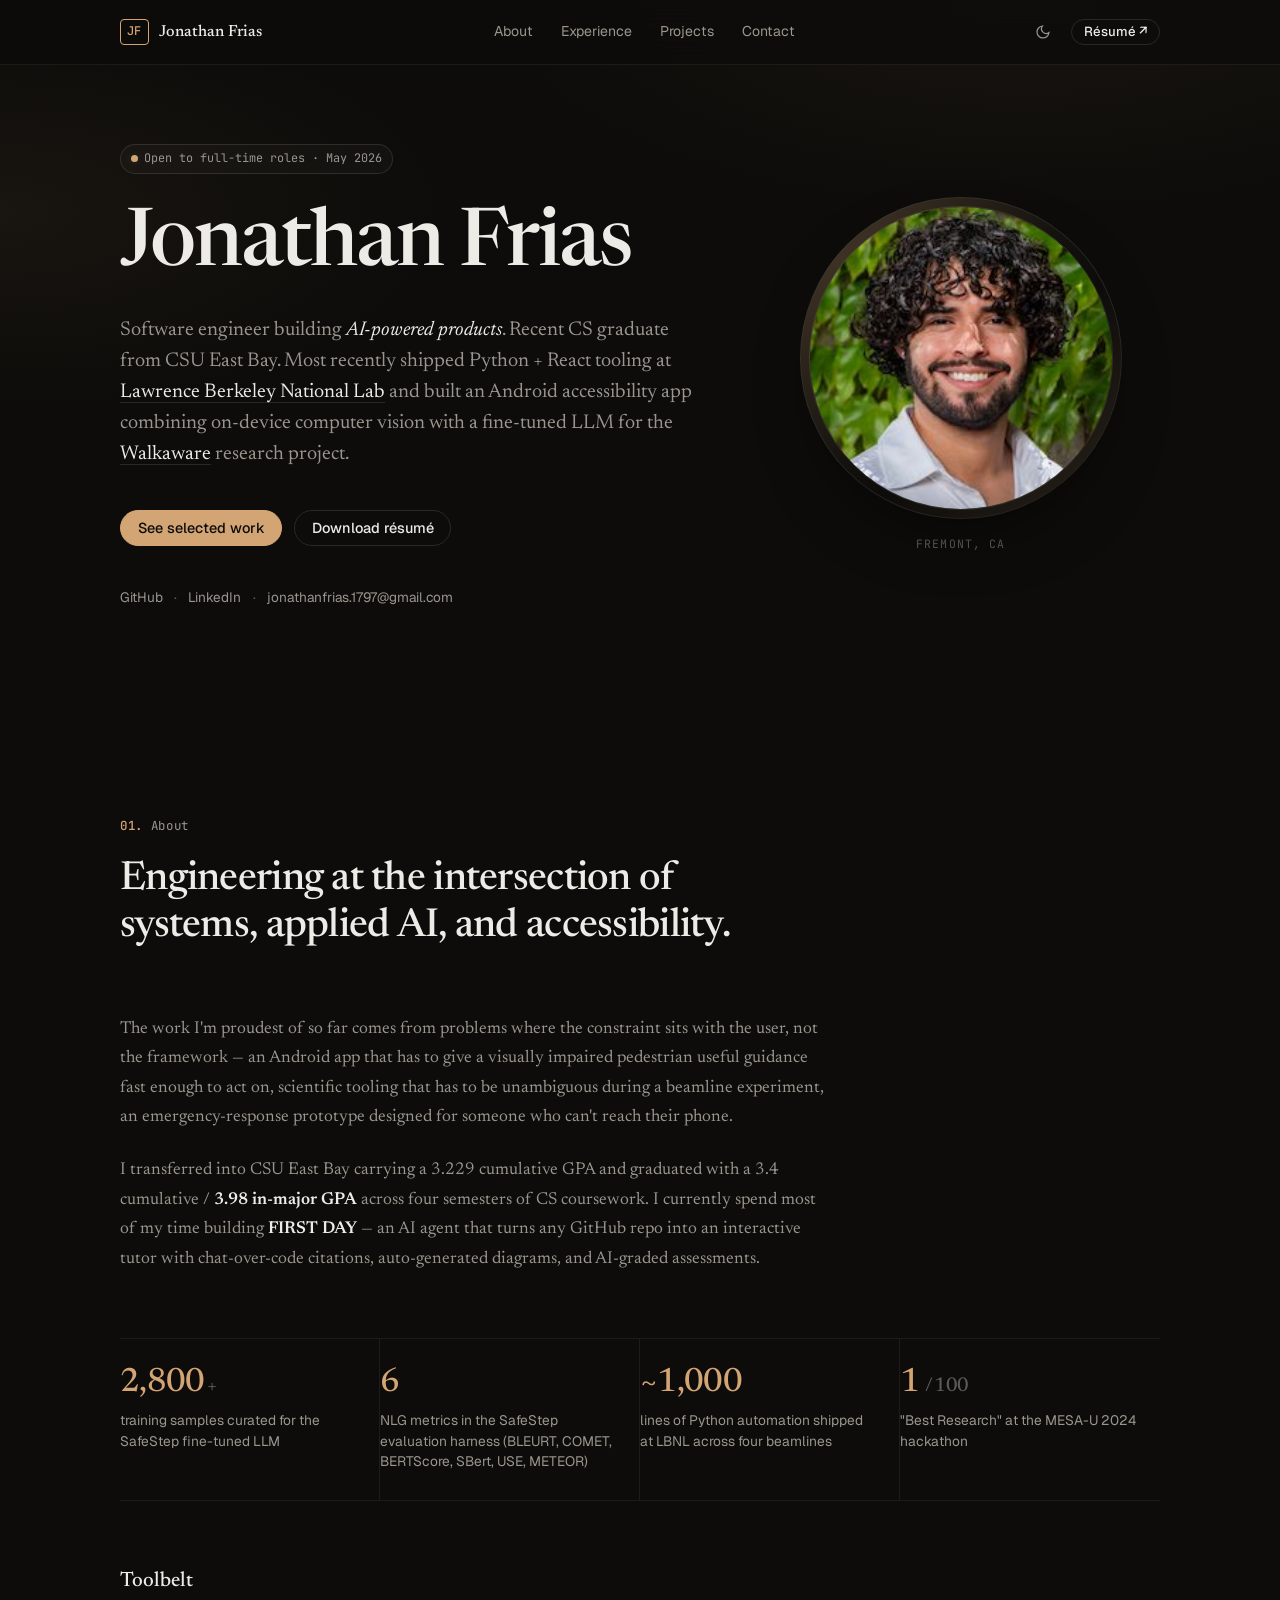
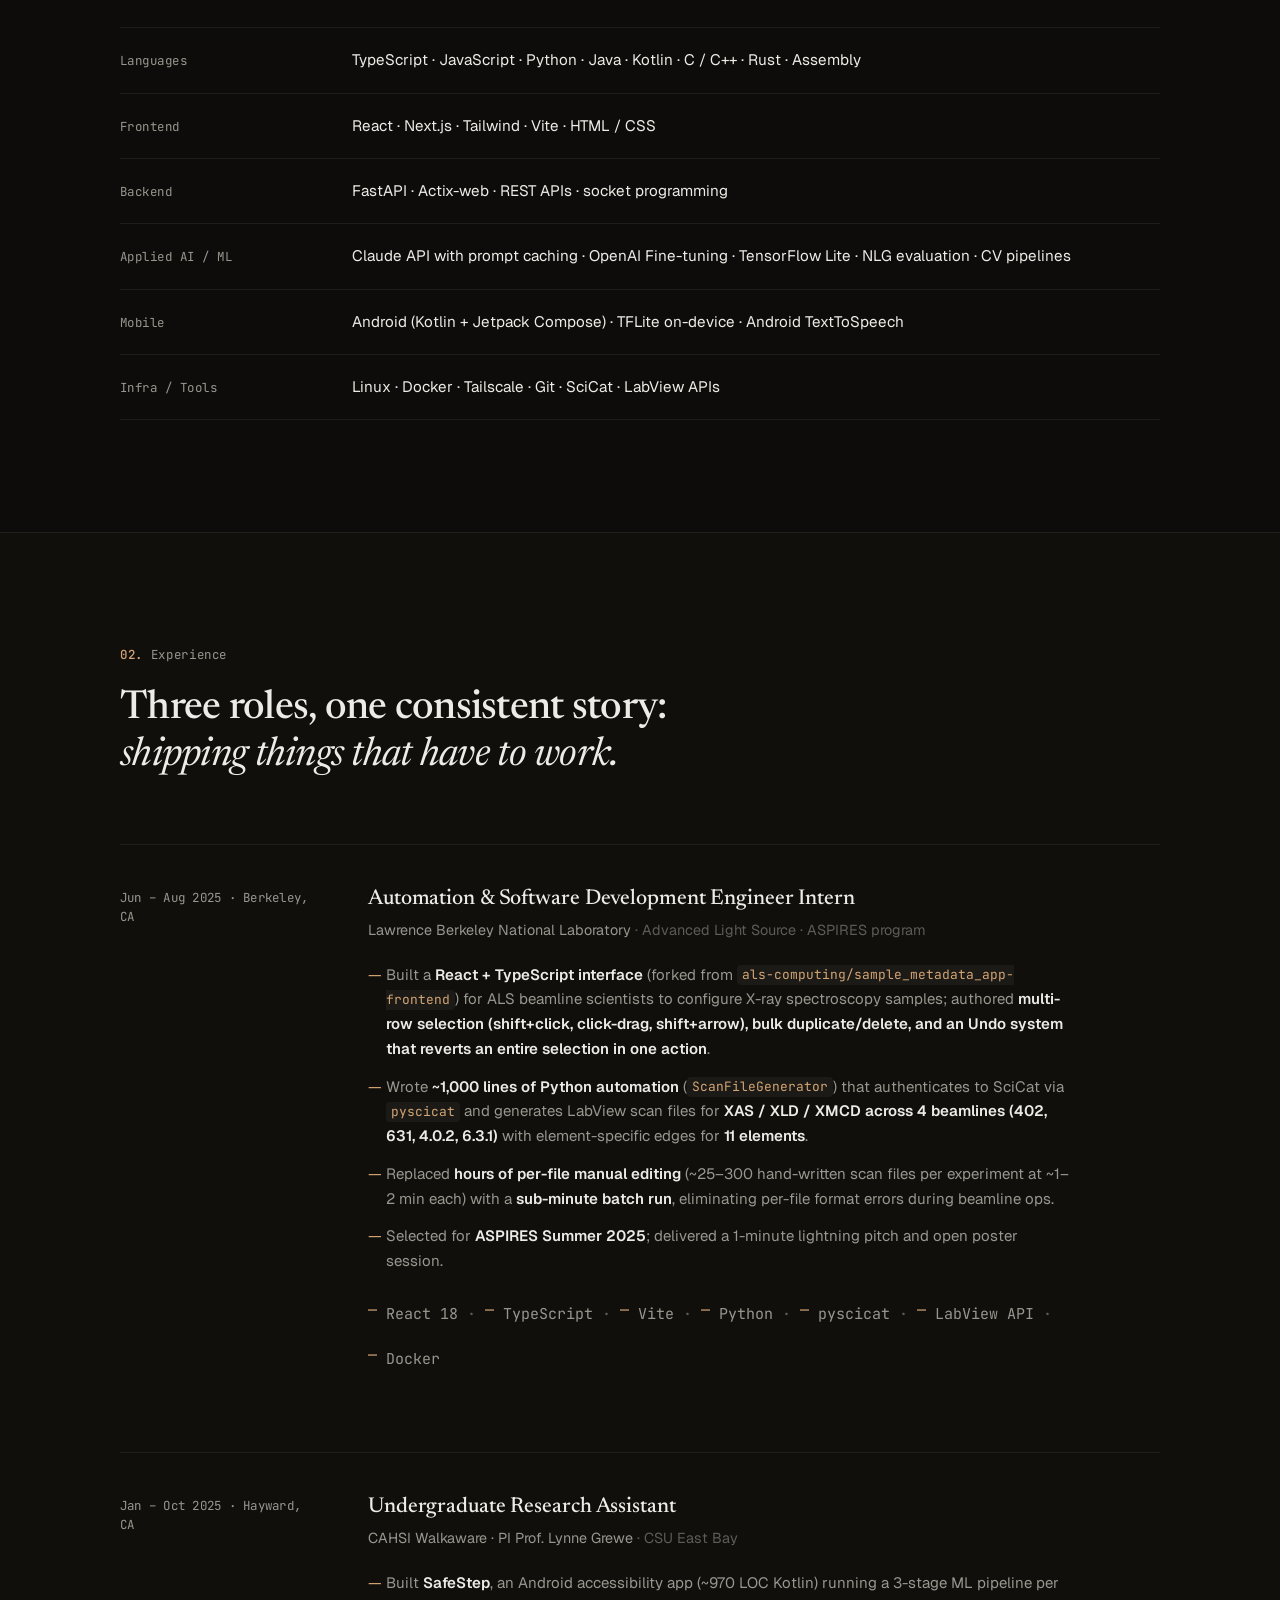
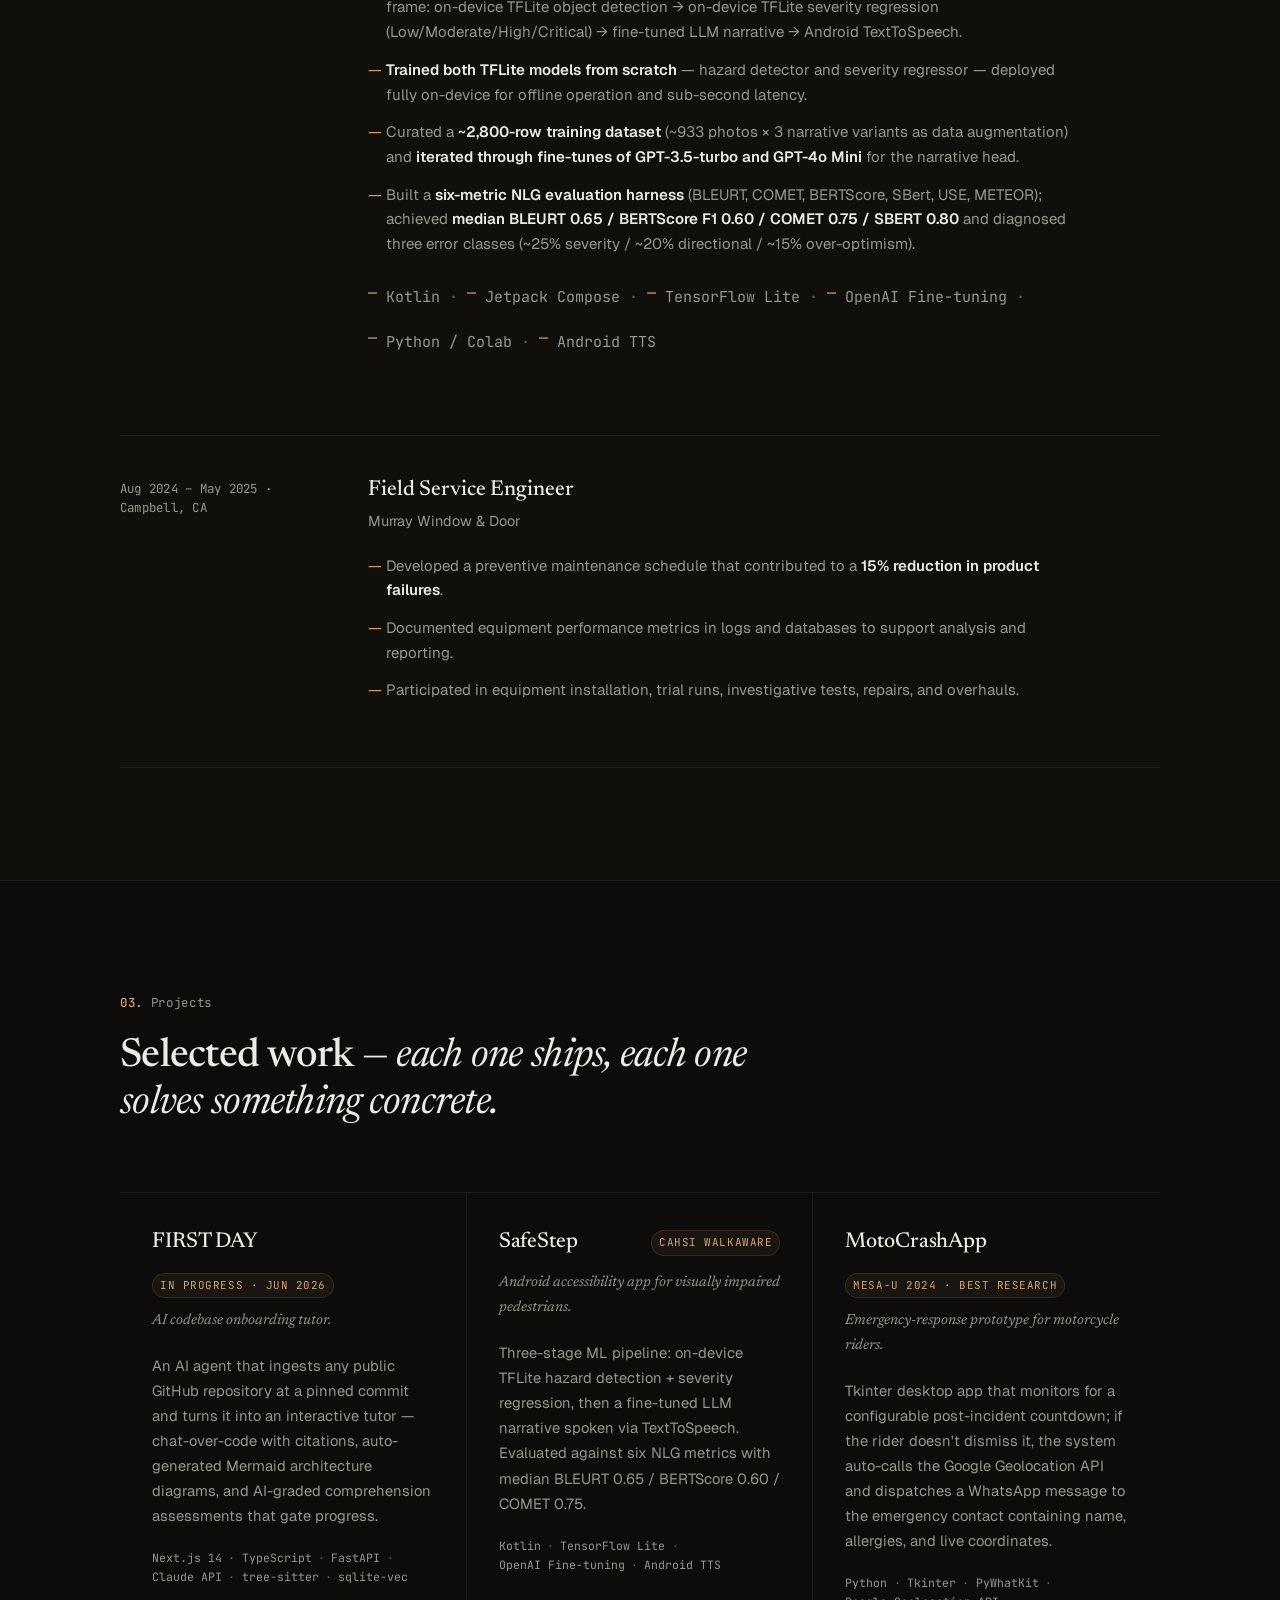
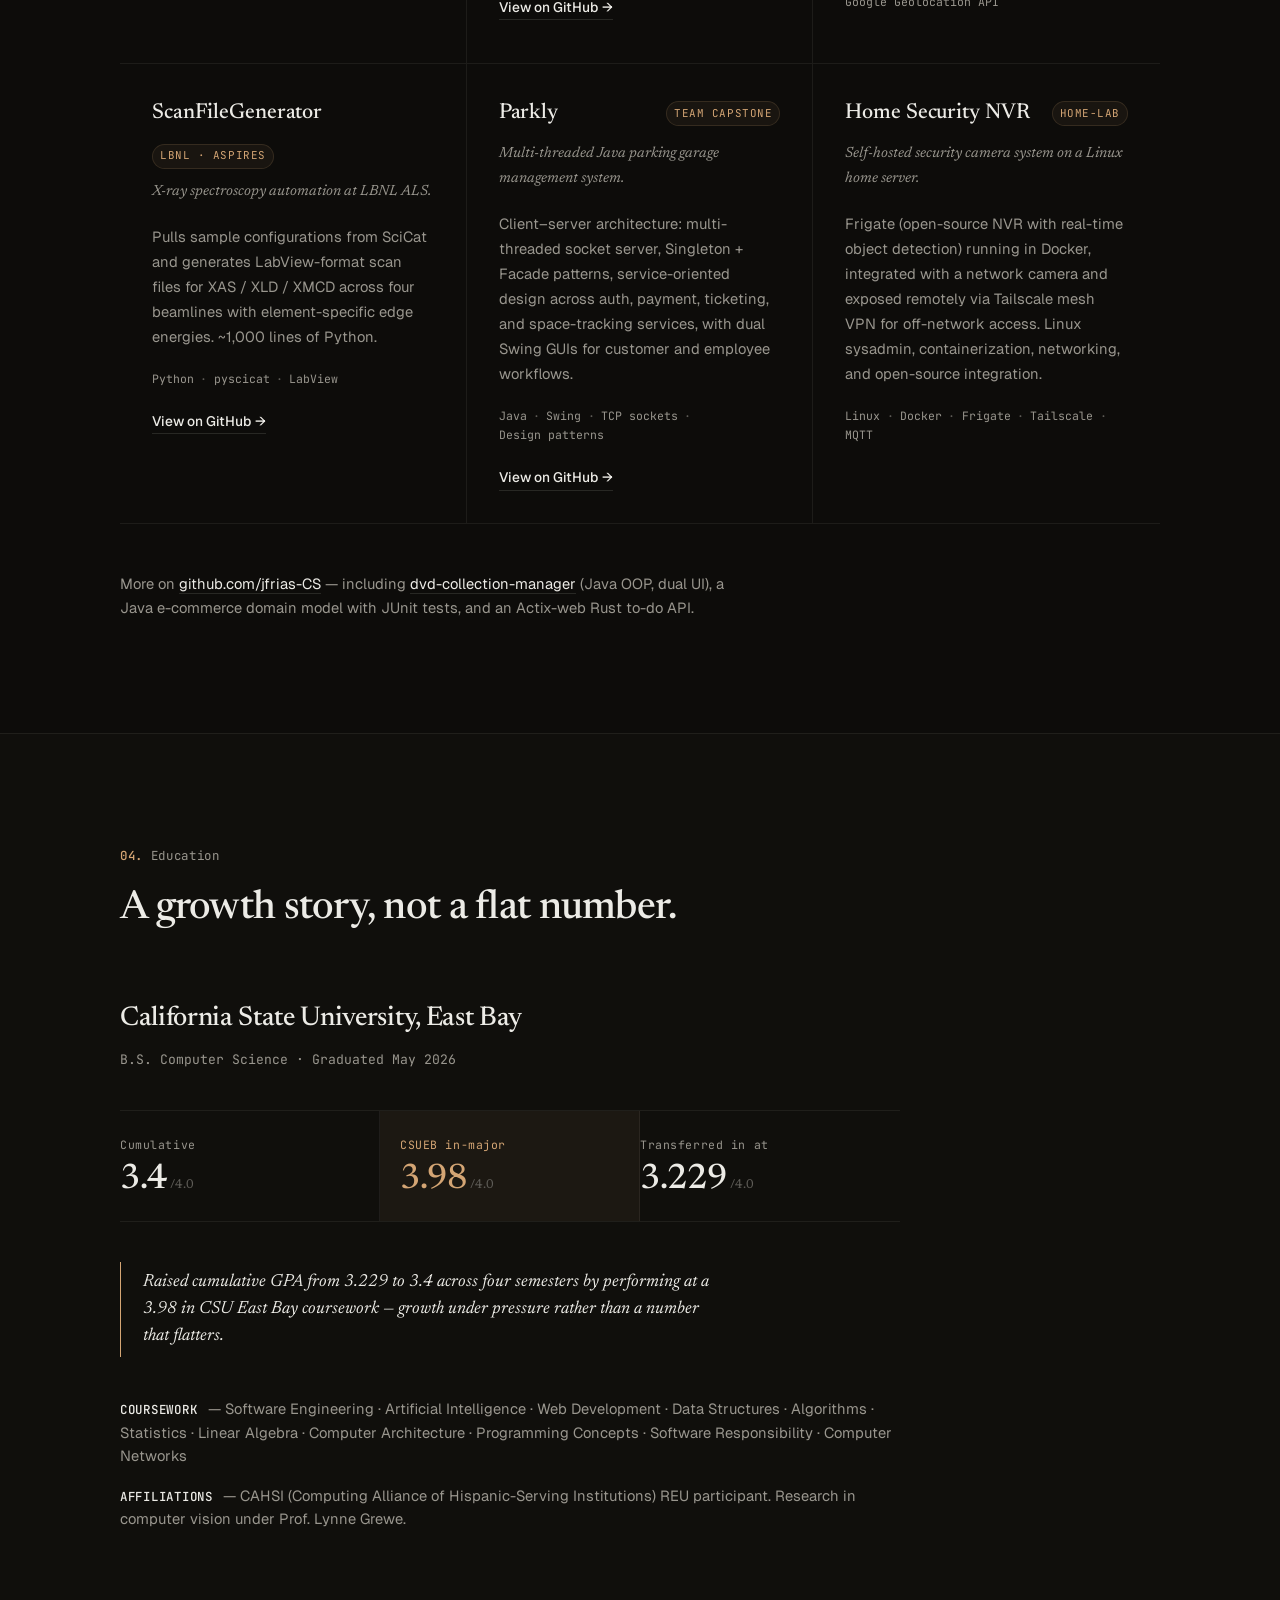
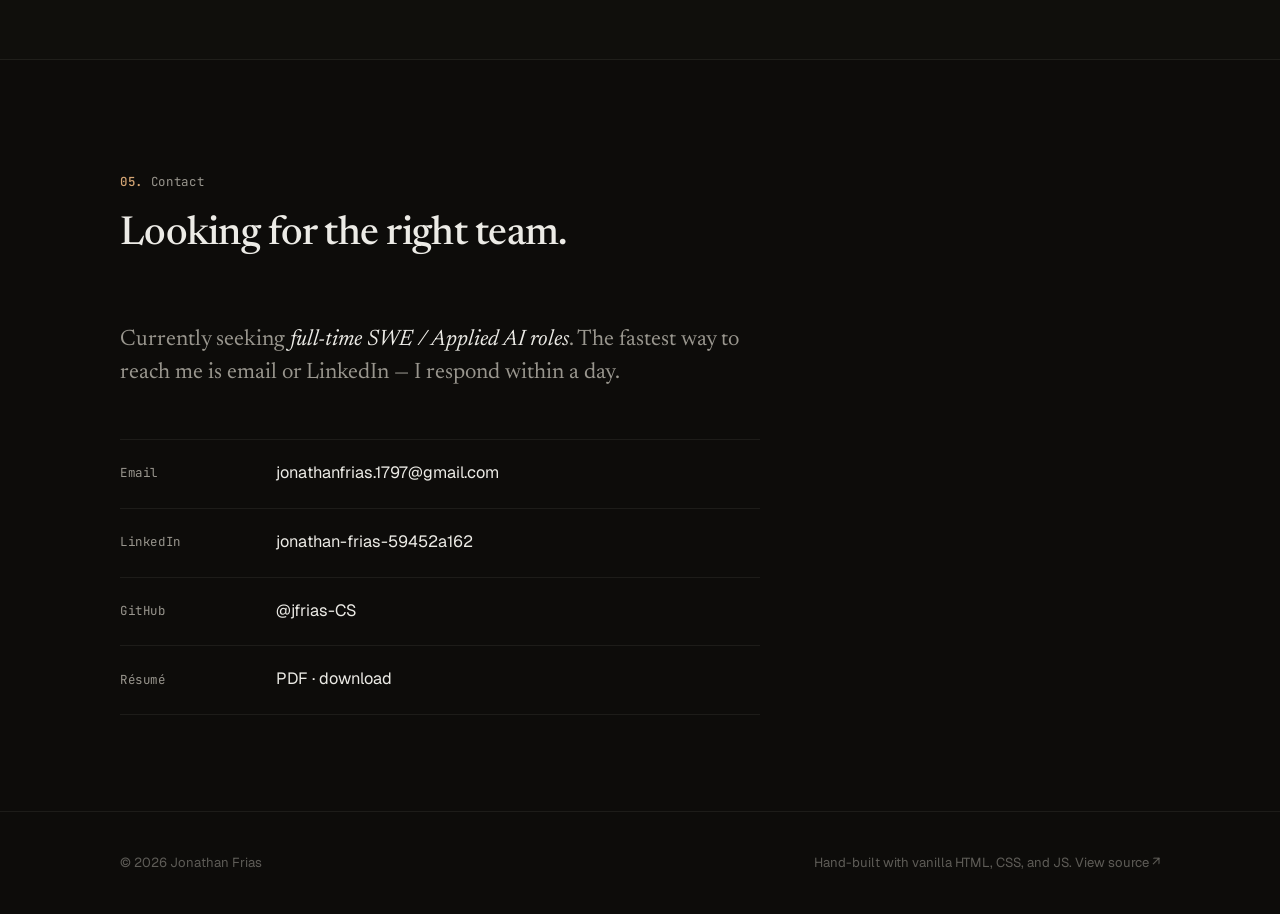
<file: index.html>
<!DOCTYPE html>
<html lang="en" data-theme="dark">
<head>
<meta charset="UTF-8" />
<meta name="viewport" content="width=device-width, initial-scale=1.0" />
<title>Jonathan Frias — Software Engineer</title>
<meta name="description" content="CS grad (CSU East Bay, May 2026) who builds AI-powered products. Recent work at Lawrence Berkeley National Lab and on accessibility-focused AI for visually impaired users. Open to full-time SWE / Applied AI roles." />
<meta name="color-scheme" content="dark light" />
<meta name="theme-color" content="#0d0c0a" media="(prefers-color-scheme: dark)" />
<meta name="theme-color" content="#f6f3ec" media="(prefers-color-scheme: light)" />

<!-- Open Graph -->
<meta property="og:type" content="profile" />
<meta property="og:title" content="Jonathan Frias — Software Engineer" />
<meta property="og:description" content="CS grad building AI-powered products. Recent work at Lawrence Berkeley National Lab and on accessibility-focused AI. Open to full-time roles." />
<meta property="og:image" content="https://jfrias-cs.github.io/Professional_Profile_Pic.jpg" />
<meta property="og:url" content="https://jfrias-cs.github.io" />
<meta name="twitter:card" content="summary_large_image" />
<meta name="twitter:title" content="Jonathan Frias — Software Engineer" />
<meta name="twitter:description" content="CS grad building AI-powered products. Open to full-time roles." />
<meta name="twitter:image" content="https://jfrias-cs.github.io/Professional_Profile_Pic.jpg" />

<!-- Favicon -->
<link rel="icon" href="data:image/svg+xml,%3Csvg xmlns='http://www.w3.org/2000/svg' viewBox='0 0 64 64'%3E%3Crect width='64' height='64' rx='14' fill='%230d0c0a'/%3E%3Ctext x='32' y='42' font-family='monospace' font-size='28' font-weight='700' fill='%23d4a574' text-anchor='middle'%3EJF%3C/text%3E%3C/svg%3E" />

<!-- Fonts: Newsreader (display serif), Geist (body sans), JetBrains Mono (mono accents) -->
<link rel="preconnect" href="https://fonts.googleapis.com" />
<link rel="preconnect" href="https://fonts.gstatic.com" crossorigin />
<link href="https://fonts.googleapis.com/css2?family=Geist:wght@400;500;600&family=Newsreader:ital,opsz,wght@0,6..72,400;0,6..72,500;0,6..72,600;1,6..72,400&family=JetBrains+Mono:wght@400;500&display=swap" rel="stylesheet" />

<link rel="stylesheet" href="styles.css" />

<script type="application/ld+json">
{"@context":"https://schema.org","@type":"Person","name":"Jonathan Frias","jobTitle":"Software Engineer","alumniOf":"California State University, East Bay","url":"https://jfrias-cs.github.io","sameAs":["https://github.com/jfrias-CS","https://www.linkedin.com/in/jonathan-frias-59452a162"]}
</script>
</head>
<body>

<a href="#main" class="skip-link">Skip to content</a>

<header class="topbar">
    <div class="container topbar-inner">
        <a href="#hero" class="brand">
            <span class="brand-mark">JF</span>
            <span class="brand-name">Jonathan Frias</span>
        </a>
        <nav class="top-nav" aria-label="Section navigation">
            <a href="#about">About</a>
            <a href="#experience">Experience</a>
            <a href="#projects">Projects</a>
            <a href="#contact">Contact</a>
        </nav>
        <div class="topbar-actions">
            <button class="theme-toggle" type="button" aria-label="Toggle color theme" title="Toggle theme">
                <svg class="icon-sun" width="16" height="16" viewBox="0 0 24 24" fill="none" stroke="currentColor" stroke-width="1.8" stroke-linecap="round"><circle cx="12" cy="12" r="4"/><path d="M12 2v2M12 20v2M4.93 4.93l1.41 1.41M17.66 17.66l1.41 1.41M2 12h2M20 12h2M4.93 19.07l1.41-1.41M17.66 6.34l1.41-1.41"/></svg>
                <svg class="icon-moon" width="16" height="16" viewBox="0 0 24 24" fill="none" stroke="currentColor" stroke-width="1.8" stroke-linecap="round"><path d="M21 12.79A9 9 0 1 1 11.21 3 7 7 0 0 0 21 12.79z"/></svg>
            </button>
            <a href="Jonathan_Frias_Resume.pdf" class="btn btn-ghost btn-sm" target="_blank" rel="noopener">Résumé ↗</a>
        </div>
    </div>
</header>

<main id="main">

<!-- ===== HERO ===== -->
<section id="hero" class="hero">
    <div class="hero-bg" aria-hidden="true"></div>

    <div class="container hero-container">
        <div class="hero-text">
            <p class="status-pill" data-reveal>
                <span class="status-dot"></span>
                Open to full-time roles · May 2026
            </p>

            <h1 class="hero-title" data-reveal>
                Jonathan Frias
            </h1>

            <p class="hero-lede" data-reveal>
                Software engineer building <em>AI-powered products</em>. Recent CS graduate from CSU East Bay. Most recently shipped Python + React tooling at <a href="#experience">Lawrence Berkeley National Lab</a> and built an Android accessibility app combining on-device computer vision with a fine-tuned LLM for the <a href="#experience">Walkaware</a> research project.
            </p>

            <div class="hero-actions" data-reveal>
                <a href="#projects" class="btn btn-primary">See selected work</a>
                <a href="Jonathan_Frias_Resume.pdf" class="btn btn-ghost" target="_blank" rel="noopener">Download résumé</a>
            </div>

            <ul class="hero-meta" data-reveal>
                <li><a href="https://github.com/jfrias-CS" target="_blank" rel="noopener">GitHub</a></li>
                <li><a href="https://www.linkedin.com/in/jonathan-frias-59452a162/" target="_blank" rel="noopener">LinkedIn</a></li>
                <li><a href="mailto:jonathanfrias.1797@gmail.com">jonathanfrias.1797@gmail.com</a></li>
            </ul>
        </div>

        <figure class="hero-portrait" data-reveal>
            <div class="portrait-frame">
                <img src="Professional_Profile_Pic.jpg" alt="Portrait of Jonathan Frias" />
            </div>
            <figcaption>Fremont, CA</figcaption>
        </figure>
    </div>
</section>

<!-- ===== ABOUT ===== -->
<section id="about" class="section">
    <div class="container">
        <header class="section-head" data-reveal>
            <p class="kicker"><span>01.</span> About</p>
            <h2 class="section-title">Engineering at the intersection of systems, applied AI, and accessibility.</h2>
        </header>

        <div class="prose" data-reveal>
            <p>The work I'm proudest of so far comes from problems where the constraint sits with the user, not the framework — an Android app that has to give a visually impaired pedestrian useful guidance fast enough to act on, scientific tooling that has to be unambiguous during a beamline experiment, an emergency-response prototype designed for someone who can't reach their phone.</p>
            <p>I transferred into CSU East Bay carrying a 3.229 cumulative GPA and graduated with a 3.4 cumulative / <strong>3.98 in-major GPA</strong> across four semesters of CS coursework. I currently spend most of my time building <strong>FIRST DAY</strong> — an AI agent that turns any GitHub repo into an interactive tutor with chat-over-code citations, auto-generated diagrams, and AI-graded assessments.</p>
        </div>

        <dl class="highlights" data-reveal>
            <div>
                <dt>2,800<span class="hl-suffix">+</span></dt>
                <dd>training samples curated for the SafeStep fine-tuned LLM</dd>
            </div>
            <div>
                <dt>6</dt>
                <dd>NLG metrics in the SafeStep evaluation harness (BLEURT, COMET, BERTScore, SBert, USE, METEOR)</dd>
            </div>
            <div>
                <dt>~1,000</dt>
                <dd>lines of Python automation shipped at LBNL across four beamlines</dd>
            </div>
            <div>
                <dt>1<span class="hl-suffix"> / 100</span></dt>
                <dd>"Best Research" at the MESA-U 2024 hackathon</dd>
            </div>
        </dl>

        <div class="skills" data-reveal>
            <h3 class="skills-title">Toolbelt</h3>
            <dl class="skills-list">
                <div>
                    <dt>Languages</dt>
                    <dd>TypeScript · JavaScript · Python · Java · Kotlin · C / C++ · Rust · Assembly</dd>
                </div>
                <div>
                    <dt>Frontend</dt>
                    <dd>React · Next.js · Tailwind · Vite · HTML / CSS</dd>
                </div>
                <div>
                    <dt>Backend</dt>
                    <dd>FastAPI · Actix-web · REST APIs · socket programming</dd>
                </div>
                <div>
                    <dt>Applied AI / ML</dt>
                    <dd>Claude API with prompt caching · OpenAI Fine-tuning · TensorFlow Lite · NLG evaluation · CV pipelines</dd>
                </div>
                <div>
                    <dt>Mobile</dt>
                    <dd>Android (Kotlin + Jetpack Compose) · TFLite on-device · Android TextToSpeech</dd>
                </div>
                <div>
                    <dt>Infra / Tools</dt>
                    <dd>Linux · Docker · Tailscale · Git · SciCat · LabView APIs</dd>
                </div>
            </dl>
        </div>
    </div>
</section>

<!-- ===== EXPERIENCE ===== -->
<section id="experience" class="section section-alt">
    <div class="container">
        <header class="section-head" data-reveal>
            <p class="kicker"><span>02.</span> Experience</p>
            <h2 class="section-title">Three roles, one consistent story: <em>shipping things that have to work.</em></h2>
        </header>

        <ol class="roles">
            <li class="role" data-reveal>
                <p class="role-date">Jun – Aug 2025 · Berkeley, CA</p>
                <div class="role-body">
                    <h3 class="role-title">Automation &amp; Software Development Engineer Intern</h3>
                    <p class="role-org">Lawrence Berkeley National Laboratory <span>· Advanced Light Source · ASPIRES program</span></p>
                    <ul>
                        <li>Built a <strong>React + TypeScript interface</strong> (forked from <code>als-computing/sample_metadata_app-frontend</code>) for ALS beamline scientists to configure X-ray spectroscopy samples; authored <strong>multi-row selection (shift+click, click-drag, shift+arrow), bulk duplicate/delete, and an Undo system that reverts an entire selection in one action</strong>.</li>
                        <li>Wrote <strong>~1,000 lines of Python automation</strong> (<code>ScanFileGenerator</code>) that authenticates to SciCat via <code>pyscicat</code> and generates LabView scan files for <strong>XAS / XLD / XMCD across 4 beamlines (402, 631, 4.0.2, 6.3.1)</strong> with element-specific edges for <strong>11 elements</strong>.</li>
                        <li>Replaced <strong>hours of per-file manual editing</strong> (~25–300 hand-written scan files per experiment at ~1–2 min each) with a <strong>sub-minute batch run</strong>, eliminating per-file format errors during beamline ops.</li>
                        <li>Selected for <strong>ASPIRES Summer 2025</strong>; delivered a 1-minute lightning pitch and open poster session.</li>
                    </ul>
                    <ul class="role-tech">
                        <li>React 18</li><li>TypeScript</li><li>Vite</li><li>Python</li><li>pyscicat</li><li>LabView API</li><li>Docker</li>
                    </ul>
                </div>
            </li>

            <li class="role" data-reveal>
                <p class="role-date">Jan – Oct 2025 · Hayward, CA</p>
                <div class="role-body">
                    <h3 class="role-title">Undergraduate Research Assistant</h3>
                    <p class="role-org">CAHSI Walkaware · PI Prof. Lynne Grewe <span>· CSU East Bay</span></p>
                    <ul>
                        <li>Built <strong>SafeStep</strong>, an Android accessibility app (~970 LOC Kotlin) running a 3-stage ML pipeline per frame: on-device TFLite object detection → on-device TFLite severity regression (Low/Moderate/High/Critical) → fine-tuned LLM narrative → Android TextToSpeech.</li>
                        <li><strong>Trained both TFLite models from scratch</strong> — hazard detector and severity regressor — deployed fully on-device for offline operation and sub-second latency.</li>
                        <li>Curated a <strong>~2,800-row training dataset</strong> (~933 photos × 3 narrative variants as data augmentation) and <strong>iterated through fine-tunes of GPT-3.5-turbo and GPT-4o Mini</strong> for the narrative head.</li>
                        <li>Built a <strong>six-metric NLG evaluation harness</strong> (BLEURT, COMET, BERTScore, SBert, USE, METEOR); achieved <strong>median BLEURT 0.65 / BERTScore F1 0.60 / COMET 0.75 / SBERT 0.80</strong> and diagnosed three error classes (~25% severity / ~20% directional / ~15% over-optimism).</li>
                    </ul>
                    <ul class="role-tech">
                        <li>Kotlin</li><li>Jetpack Compose</li><li>TensorFlow Lite</li><li>OpenAI Fine-tuning</li><li>Python / Colab</li><li>Android TTS</li>
                    </ul>
                </div>
            </li>

            <li class="role" data-reveal>
                <p class="role-date">Aug 2024 – May 2025 · Campbell, CA</p>
                <div class="role-body">
                    <h3 class="role-title">Field Service Engineer</h3>
                    <p class="role-org">Murray Window &amp; Door</p>
                    <ul>
                        <li>Developed a preventive maintenance schedule that contributed to a <strong>15% reduction in product failures</strong>.</li>
                        <li>Documented equipment performance metrics in logs and databases to support analysis and reporting.</li>
                        <li>Participated in equipment installation, trial runs, investigative tests, repairs, and overhauls.</li>
                    </ul>
                </div>
            </li>
        </ol>
    </div>
</section>

<!-- ===== PROJECTS ===== -->
<section id="projects" class="section">
    <div class="container">
        <header class="section-head" data-reveal>
            <p class="kicker"><span>03.</span> Projects</p>
            <h2 class="section-title">Selected work — <em>each one ships, each one solves something concrete.</em></h2>
        </header>

        <div class="projects">

            <article class="project" data-reveal>
                <header class="project-head">
                    <h3>FIRST DAY</h3>
                    <span class="project-badge">In progress · Jun 2026</span>
                </header>
                <p class="project-tag">AI codebase onboarding tutor.</p>
                <p>An AI agent that ingests any public GitHub repository at a pinned commit and turns it into an interactive tutor — chat-over-code with citations, auto-generated Mermaid architecture diagrams, and AI-graded comprehension assessments that gate progress.</p>
                <ul class="project-tech">
                    <li>Next.js 14</li><li>TypeScript</li><li>FastAPI</li><li>Claude API</li><li>tree-sitter</li><li>sqlite-vec</li>
                </ul>
            </article>

            <article class="project" data-reveal>
                <header class="project-head">
                    <h3>SafeStep</h3>
                    <span class="project-badge">CAHSI Walkaware</span>
                </header>
                <p class="project-tag">Android accessibility app for visually impaired pedestrians.</p>
                <p>Three-stage ML pipeline: on-device TFLite hazard detection + severity regression, then a fine-tuned LLM narrative spoken via TextToSpeech. Evaluated against six NLG metrics with median BLEURT 0.65 / BERTScore 0.60 / COMET 0.75.</p>
                <ul class="project-tech">
                    <li>Kotlin</li><li>TensorFlow Lite</li><li>OpenAI Fine-tuning</li><li>Android TTS</li>
                </ul>
                <a class="project-link" href="https://github.com/jfrias-CS/SafeStep2" target="_blank" rel="noopener">View on GitHub <span aria-hidden="true">→</span></a>
            </article>

            <article class="project" data-reveal>
                <header class="project-head">
                    <h3>MotoCrashApp</h3>
                    <span class="project-badge">MESA-U 2024 · Best Research</span>
                </header>
                <p class="project-tag">Emergency-response prototype for motorcycle riders.</p>
                <p>Tkinter desktop app that monitors for a configurable post-incident countdown; if the rider doesn't dismiss it, the system auto-calls the Google Geolocation API and dispatches a WhatsApp message to the emergency contact containing name, allergies, and live coordinates.</p>
                <ul class="project-tech">
                    <li>Python</li><li>Tkinter</li><li>PyWhatKit</li><li>Google Geolocation API</li>
                </ul>
            </article>

            <article class="project" data-reveal>
                <header class="project-head">
                    <h3>ScanFileGenerator</h3>
                    <span class="project-badge">LBNL · ASPIRES</span>
                </header>
                <p class="project-tag">X-ray spectroscopy automation at LBNL ALS.</p>
                <p>Pulls sample configurations from SciCat and generates LabView-format scan files for XAS / XLD / XMCD across four beamlines with element-specific edge energies. ~1,000 lines of Python.</p>
                <ul class="project-tech">
                    <li>Python</li><li>pyscicat</li><li>LabView</li>
                </ul>
                <a class="project-link" href="https://github.com/jfrias-CS/ScanFileGenerator" target="_blank" rel="noopener">View on GitHub <span aria-hidden="true">→</span></a>
            </article>

            <article class="project" data-reveal>
                <header class="project-head">
                    <h3>Parkly</h3>
                    <span class="project-badge">Team capstone</span>
                </header>
                <p class="project-tag">Multi-threaded Java parking garage management system.</p>
                <p>Client–server architecture: multi-threaded socket server, Singleton + Facade patterns, service-oriented design across auth, payment, ticketing, and space-tracking services, with dual Swing GUIs for customer and employee workflows.</p>
                <ul class="project-tech">
                    <li>Java</li><li>Swing</li><li>TCP sockets</li><li>Design patterns</li>
                </ul>
                <a class="project-link" href="https://github.com/jfrias-CS/Parkly" target="_blank" rel="noopener">View on GitHub <span aria-hidden="true">→</span></a>
            </article>

            <article class="project" data-reveal>
                <header class="project-head">
                    <h3>Home Security NVR</h3>
                    <span class="project-badge">Home-lab</span>
                </header>
                <p class="project-tag">Self-hosted security camera system on a Linux home server.</p>
                <p>Frigate (open-source NVR with real-time object detection) running in Docker, integrated with a network camera and exposed remotely via Tailscale mesh VPN for off-network access. Linux sysadmin, containerization, networking, and open-source integration.</p>
                <ul class="project-tech">
                    <li>Linux</li><li>Docker</li><li>Frigate</li><li>Tailscale</li><li>MQTT</li>
                </ul>
            </article>

        </div>

        <p class="projects-footer" data-reveal>
            More on <a href="https://github.com/jfrias-CS" target="_blank" rel="noopener">github.com/jfrias-CS</a> — including <a href="https://github.com/jfrias-CS/dvd-collection-manager" target="_blank" rel="noopener">dvd-collection-manager</a> (Java OOP, dual UI), a Java e-commerce domain model with JUnit tests, and an Actix-web Rust to-do API.
        </p>
    </div>
</section>

<!-- ===== EDUCATION ===== -->
<section id="education" class="section section-alt">
    <div class="container">
        <header class="section-head" data-reveal>
            <p class="kicker"><span>04.</span> Education</p>
            <h2 class="section-title">A growth story, not a flat number.</h2>
        </header>
        <div class="edu" data-reveal>
            <header class="edu-head">
                <h3>California State University, East Bay</h3>
                <p>B.S. Computer Science · Graduated May 2026</p>
            </header>

            <dl class="edu-gpa">
                <div>
                    <dt>Cumulative</dt>
                    <dd>3.4<span>/4.0</span></dd>
                </div>
                <div class="edu-gpa-highlight">
                    <dt>CSUEB in-major</dt>
                    <dd>3.98<span>/4.0</span></dd>
                </div>
                <div>
                    <dt>Transferred in at</dt>
                    <dd>3.229<span>/4.0</span></dd>
                </div>
            </dl>

            <blockquote class="edu-story">
                Raised cumulative GPA from 3.229 to 3.4 across four semesters by performing at a 3.98 in CSU East Bay coursework — growth under pressure rather than a number that flatters.
            </blockquote>

            <div class="edu-meta">
                <p><strong>Coursework</strong> — Software Engineering · Artificial Intelligence · Web Development · Data Structures · Algorithms · Statistics · Linear Algebra · Computer Architecture · Programming Concepts · Software Responsibility · Computer Networks</p>
                <p><strong>Affiliations</strong> — CAHSI (Computing Alliance of Hispanic-Serving Institutions) REU participant. Research in computer vision under Prof. Lynne Grewe.</p>
            </div>
        </div>
    </div>
</section>

<!-- ===== CONTACT ===== -->
<section id="contact" class="section section-contact">
    <div class="container">
        <header class="section-head" data-reveal>
            <p class="kicker"><span>05.</span> Contact</p>
            <h2 class="section-title">Looking for the right team.</h2>
        </header>
        <div data-reveal>
            <p class="contact-lede">Currently seeking <em>full-time SWE / Applied AI roles</em>. The fastest way to reach me is email or LinkedIn — I respond within a day.</p>
            <ul class="contact-list">
                <li>
                    <span class="contact-label">Email</span>
                    <a href="mailto:jonathanfrias.1797@gmail.com">jonathanfrias.1797@gmail.com</a>
                </li>
                <li>
                    <span class="contact-label">LinkedIn</span>
                    <a href="https://www.linkedin.com/in/jonathan-frias-59452a162/" target="_blank" rel="noopener">jonathan-frias-59452a162</a>
                </li>
                <li>
                    <span class="contact-label">GitHub</span>
                    <a href="https://github.com/jfrias-CS" target="_blank" rel="noopener">@jfrias-CS</a>
                </li>
                <li>
                    <span class="contact-label">Résumé</span>
                    <a href="Jonathan_Frias_Resume.pdf" target="_blank" rel="noopener">PDF · download</a>
                </li>
            </ul>
        </div>
    </div>
</section>

</main>

<footer class="site-footer">
    <div class="container footer-inner">
        <p>© 2026 Jonathan Frias</p>
        <p>Hand-built with vanilla HTML, CSS, and JS. <a href="https://github.com/jfrias-CS/jfrias-CS.github.io" target="_blank" rel="noopener">View source ↗</a></p>
    </div>
</footer>

<script src="script.js"></script>
</body>
</html>
</file>
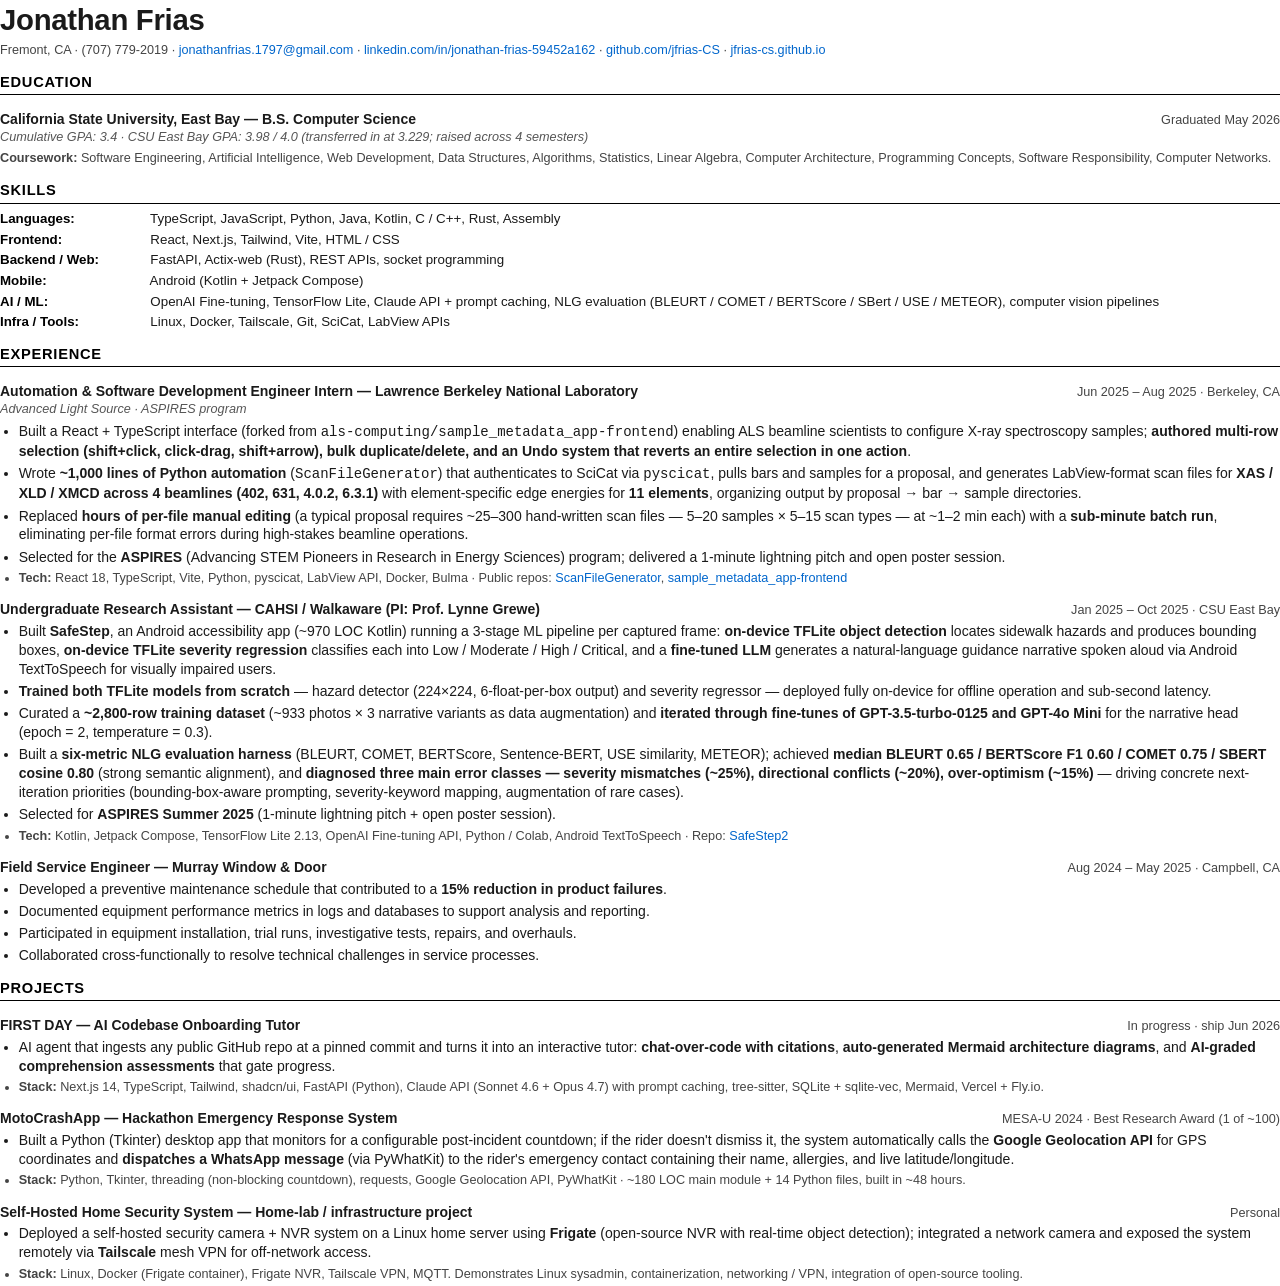
<file: resume.html>
<!DOCTYPE html>
<html lang="en">
<head>
    <meta charset="UTF-8" />
    <title>Jonathan Frias — Résumé</title>
    <style>
        /* Print-optimized résumé. Targets US Letter; ATS-friendly fonts. */
        @page {
            size: letter;
            margin: 0.5in 0.55in;
        }
        * { box-sizing: border-box; margin: 0; padding: 0; }
        body {
            font-family: 'Helvetica Neue', Helvetica, Arial, sans-serif;
            font-size: 10.5pt;
            line-height: 1.35;
            color: #1a1a1a;
            background: #fff;
        }
        a { color: #0066cc; text-decoration: none; }
        h1 {
            font-size: 22pt;
            font-weight: 700;
            letter-spacing: -0.01em;
            margin-bottom: 2pt;
        }
        h2 {
            font-size: 11pt;
            font-weight: 700;
            text-transform: uppercase;
            letter-spacing: 0.05em;
            color: #000;
            border-bottom: 1.2pt solid #000;
            margin-top: 10pt;
            margin-bottom: 5pt;
            padding-bottom: 1.5pt;
        }
        h3 {
            font-size: 10.5pt;
            font-weight: 700;
            margin-top: 6pt;
        }
        h4 {
            font-size: 10pt;
            font-weight: 600;
            color: #333;
        }
        .contact {
            color: #444;
            margin-bottom: 8pt;
            font-size: 9.5pt;
        }
        .contact a { color: #0066cc; }
        .role-line {
            display: flex;
            justify-content: space-between;
            align-items: baseline;
            margin-top: 4pt;
        }
        .role-line .right {
            color: #444;
            font-size: 9.5pt;
            font-weight: 500;
        }
        .meta {
            color: #555;
            font-size: 9.5pt;
            font-style: italic;
            margin-bottom: 3pt;
        }
        ul {
            margin-left: 14pt;
            margin-top: 2pt;
            margin-bottom: 4pt;
        }
        li {
            margin-bottom: 2.5pt;
            line-height: 1.35;
        }
        .tech {
            font-size: 9.5pt;
            color: #444;
            margin-top: 2pt;
        }
        .skill-row {
            margin: 2pt 0;
            font-size: 10pt;
        }
        .skill-label {
            font-weight: 700;
            color: #000;
            display: inline-block;
            min-width: 110pt;
        }
        .summary {
            margin-bottom: 4pt;
            color: #222;
        }
        section { page-break-inside: avoid; }
    </style>
</head>
<body>
    <header>
        <h1>Jonathan Frias</h1>
        <p class="contact">
            Fremont, CA · (707) 779-2019 ·
            <a href="mailto:jonathanfrias.1797@gmail.com">jonathanfrias.1797@gmail.com</a> ·
            <a href="https://linkedin.com/in/jonathan-frias-59452a162">linkedin.com/in/jonathan-frias-59452a162</a> ·
            <a href="https://github.com/jfrias-CS">github.com/jfrias-CS</a> ·
            <a href="https://jfrias-cs.github.io">jfrias-cs.github.io</a>
        </p>
    </header>

    <section>
        <h2>Education</h2>
        <div class="role-line">
            <h3>California State University, East Bay — B.S. Computer Science</h3>
            <span class="right">Graduated May 2026</span>
        </div>
        <p class="meta">Cumulative GPA: 3.4 · CSU East Bay GPA: 3.98 / 4.0 (transferred in at 3.229; raised across 4 semesters)</p>
        <p style="font-size: 9.5pt; color: #444;">
            <strong>Coursework:</strong> Software Engineering, Artificial Intelligence, Web Development, Data Structures, Algorithms, Statistics, Linear Algebra, Computer Architecture, Programming Concepts, Software Responsibility, Computer Networks.
        </p>
    </section>

    <section>
        <h2>Skills</h2>
        <p class="skill-row"><span class="skill-label">Languages:</span> TypeScript, JavaScript, Python, Java, Kotlin, C / C++, Rust, Assembly</p>
        <p class="skill-row"><span class="skill-label">Frontend:</span> React, Next.js, Tailwind, Vite, HTML / CSS</p>
        <p class="skill-row"><span class="skill-label">Backend / Web:</span> FastAPI, Actix-web (Rust), REST APIs, socket programming</p>
        <p class="skill-row"><span class="skill-label">Mobile:</span> Android (Kotlin + Jetpack Compose)</p>
        <p class="skill-row"><span class="skill-label">AI / ML:</span> OpenAI Fine-tuning, TensorFlow Lite, Claude API + prompt caching, NLG evaluation (BLEURT / COMET / BERTScore / SBert / USE / METEOR), computer vision pipelines</p>
        <p class="skill-row"><span class="skill-label">Infra / Tools:</span> Linux, Docker, Tailscale, Git, SciCat, LabView APIs</p>
    </section>

    <section>
        <h2>Experience</h2>

        <div class="role-line">
            <h3>Automation &amp; Software Development Engineer Intern — Lawrence Berkeley National Laboratory</h3>
            <span class="right">Jun 2025 – Aug 2025 · Berkeley, CA</span>
        </div>
        <p class="meta">Advanced Light Source · ASPIRES program</p>
        <ul>
            <li>Built a React + TypeScript interface (forked from <code>als-computing/sample_metadata_app-frontend</code>) enabling ALS beamline scientists to configure X-ray spectroscopy samples; <strong>authored multi-row selection (shift+click, click-drag, shift+arrow), bulk duplicate/delete, and an Undo system that reverts an entire selection in one action</strong>.</li>
            <li>Wrote <strong>~1,000 lines of Python automation</strong> (<code>ScanFileGenerator</code>) that authenticates to SciCat via <code>pyscicat</code>, pulls bars and samples for a proposal, and generates LabView-format scan files for <strong>XAS / XLD / XMCD across 4 beamlines (402, 631, 4.0.2, 6.3.1)</strong> with element-specific edge energies for <strong>11 elements</strong>, organizing output by proposal → bar → sample directories.</li>
            <li>Replaced <strong>hours of per-file manual editing</strong> (a typical proposal requires ~25–300 hand-written scan files — 5–20 samples × 5–15 scan types — at ~1–2 min each) with a <strong>sub-minute batch run</strong>, eliminating per-file format errors during high-stakes beamline operations.</li>
            <li>Selected for the <strong>ASPIRES</strong> (Advancing STEM Pioneers in Research in Energy Sciences) program; delivered a 1-minute lightning pitch and open poster session.</li>
            <li class="tech"><strong>Tech:</strong> React 18, TypeScript, Vite, Python, pyscicat, LabView API, Docker, Bulma · Public repos: <a href="https://github.com/jfrias-CS/ScanFileGenerator">ScanFileGenerator</a>, <a href="https://github.com/jfrias-CS/sample_metadata_app-frontend">sample_metadata_app-frontend</a></li>
        </ul>

        <div class="role-line">
            <h3>Undergraduate Research Assistant — CAHSI / Walkaware (PI: Prof. Lynne Grewe)</h3>
            <span class="right">Jan 2025 – Oct 2025 · CSU East Bay</span>
        </div>
        <ul>
            <li>Built <strong>SafeStep</strong>, an Android accessibility app (~970 LOC Kotlin) running a 3-stage ML pipeline per captured frame: <strong>on-device TFLite object detection</strong> locates sidewalk hazards and produces bounding boxes, <strong>on-device TFLite severity regression</strong> classifies each into Low / Moderate / High / Critical, and a <strong>fine-tuned LLM</strong> generates a natural-language guidance narrative spoken aloud via Android TextToSpeech for visually impaired users.</li>
            <li><strong>Trained both TFLite models from scratch</strong> — hazard detector (224×224, 6-float-per-box output) and severity regressor — deployed fully on-device for offline operation and sub-second latency.</li>
            <li>Curated a <strong>~2,800-row training dataset</strong> (~933 photos × 3 narrative variants as data augmentation) and <strong>iterated through fine-tunes of GPT-3.5-turbo-0125 and GPT-4o Mini</strong> for the narrative head (epoch = 2, temperature = 0.3).</li>
            <li>Built a <strong>six-metric NLG evaluation harness</strong> (BLEURT, COMET, BERTScore, Sentence-BERT, USE similarity, METEOR); achieved <strong>median BLEURT 0.65 / BERTScore F1 0.60 / COMET 0.75 / SBERT cosine 0.80</strong> (strong semantic alignment), and <strong>diagnosed three main error classes — severity mismatches (~25%), directional conflicts (~20%), over-optimism (~15%)</strong> — driving concrete next-iteration priorities (bounding-box-aware prompting, severity-keyword mapping, augmentation of rare cases).</li>
            <li>Selected for <strong>ASPIRES Summer 2025</strong> (1-minute lightning pitch + open poster session).</li>
            <li class="tech"><strong>Tech:</strong> Kotlin, Jetpack Compose, TensorFlow Lite 2.13, OpenAI Fine-tuning API, Python / Colab, Android TextToSpeech · Repo: <a href="https://github.com/jfrias-CS/SafeStep2">SafeStep2</a></li>
        </ul>

        <div class="role-line">
            <h3>Field Service Engineer — Murray Window &amp; Door</h3>
            <span class="right">Aug 2024 – May 2025 · Campbell, CA</span>
        </div>
        <ul>
            <li>Developed a preventive maintenance schedule that contributed to a <strong>15% reduction in product failures</strong>.</li>
            <li>Documented equipment performance metrics in logs and databases to support analysis and reporting.</li>
            <li>Participated in equipment installation, trial runs, investigative tests, repairs, and overhauls.</li>
            <li>Collaborated cross-functionally to resolve technical challenges in service processes.</li>
        </ul>
    </section>

    <section>
        <h2>Projects</h2>

        <div class="role-line">
            <h3>FIRST DAY — AI Codebase Onboarding Tutor</h3>
            <span class="right">In progress · ship Jun 2026</span>
        </div>
        <ul>
            <li>AI agent that ingests any public GitHub repo at a pinned commit and turns it into an interactive tutor: <strong>chat-over-code with citations</strong>, <strong>auto-generated Mermaid architecture diagrams</strong>, and <strong>AI-graded comprehension assessments</strong> that gate progress.</li>
            <li class="tech"><strong>Stack:</strong> Next.js 14, TypeScript, Tailwind, shadcn/ui, FastAPI (Python), Claude API (Sonnet 4.6 + Opus 4.7) with prompt caching, tree-sitter, SQLite + sqlite-vec, Mermaid, Vercel + Fly.io.</li>
        </ul>

        <div class="role-line">
            <h3>MotoCrashApp — Hackathon Emergency Response System</h3>
            <span class="right">MESA-U 2024 · Best Research Award (1 of ~100)</span>
        </div>
        <ul>
            <li>Built a Python (Tkinter) desktop app that monitors for a configurable post-incident countdown; if the rider doesn't dismiss it, the system automatically calls the <strong>Google Geolocation API</strong> for GPS coordinates and <strong>dispatches a WhatsApp message</strong> (via PyWhatKit) to the rider's emergency contact containing their name, allergies, and live latitude/longitude.</li>
            <li class="tech"><strong>Stack:</strong> Python, Tkinter, threading (non-blocking countdown), requests, Google Geolocation API, PyWhatKit · ~180 LOC main module + 14 Python files, built in ~48 hours.</li>
        </ul>

        <div class="role-line">
            <h3>Self-Hosted Home Security System — Home-lab / infrastructure project</h3>
            <span class="right">Personal</span>
        </div>
        <ul>
            <li>Deployed a self-hosted security camera + NVR system on a Linux home server using <strong>Frigate</strong> (open-source NVR with real-time object detection); integrated a network camera and exposed the system remotely via <strong>Tailscale</strong> mesh VPN for off-network access.</li>
            <li class="tech"><strong>Stack:</strong> Linux, Docker (Frigate container), Frigate NVR, Tailscale VPN, MQTT. Demonstrates Linux sysadmin, containerization, networking / VPN, integration of open-source tooling.</li>
        </ul>
    </section>
</body>
</html>
</file>
<file: styles.css>
/* ============================================================
   Jonathan Frias — v3 (editorial restraint)
   Warm-dark palette. Newsreader (serif display) + Geist (body sans)
   + JetBrains Mono (accents). One amber accent used sparingly.
   ============================================================ */

/* ===== TOKENS ===== */
:root {
    /* Warm-dark palette */
    --bg: #0d0c0a;
    --bg-2: #100f0c;
    --surface: rgba(236, 232, 220, 0.025);
    --surface-2: rgba(236, 232, 220, 0.05);
    --hairline: rgba(236, 232, 220, 0.07);
    --hairline-2: rgba(236, 232, 220, 0.12);

    --accent: #d4a574;
    --accent-soft: rgba(212, 165, 116, 0.15);
    --accent-faint: rgba(212, 165, 116, 0.06);

    --text: #ecebe6;
    --text-2: #99968e;
    --text-3: #5e5c57;

    --measure: 64ch;
    --max-w: 1120px;
    --gutter: clamp(1.25rem, 4vw, 2.5rem);

    --r-sm: 4px;
    --r: 8px;
    --r-lg: 16px;
    --r-pill: 999px;

    --ease: cubic-bezier(0.32, 0.72, 0.24, 1);

    --font-display: 'Newsreader', 'Iowan Old Style', 'Apple Garamond', Georgia, serif;
    --font-sans: 'Geist', -apple-system, BlinkMacSystemFont, 'Segoe UI', sans-serif;
    --font-mono: 'JetBrains Mono', ui-monospace, Menlo, monospace;
}

[data-theme="light"] {
    --bg: #f6f3ec;
    --bg-2: #ece8de;
    --surface: rgba(13, 12, 10, 0.025);
    --surface-2: rgba(13, 12, 10, 0.05);
    --hairline: rgba(13, 12, 10, 0.08);
    --hairline-2: rgba(13, 12, 10, 0.16);

    --accent: #a06a30;
    --accent-soft: rgba(160, 106, 48, 0.16);
    --accent-faint: rgba(160, 106, 48, 0.06);

    --text: #1a1814;
    --text-2: #6a655c;
    --text-3: #a09b91;
}

/* ===== RESET / BASE ===== */
*, *::before, *::after { box-sizing: border-box; margin: 0; padding: 0; }
html { scroll-behavior: smooth; scroll-padding-top: 90px; -webkit-text-size-adjust: 100%; }

body {
    background: var(--bg);
    color: var(--text);
    font-family: var(--font-sans);
    font-size: 16px;
    line-height: 1.65;
    -webkit-font-smoothing: antialiased;
    text-rendering: optimizeLegibility;
    transition: background 0.4s var(--ease), color 0.4s var(--ease);
}

img, svg { display: block; max-width: 100%; }
a {
    color: var(--text);
    text-decoration: none;
    transition: color 0.2s var(--ease);
}
a:hover { color: var(--accent); }
button { font: inherit; cursor: pointer; background: none; border: 0; color: inherit; }

strong { color: var(--text); font-weight: 600; }
em {
    font-family: var(--font-display);
    font-style: italic;
    font-weight: 400;
    color: var(--text);
}

code {
    font-family: var(--font-mono);
    font-size: 0.86em;
    background: var(--surface-2);
    padding: 0.1em 0.4em;
    border-radius: var(--r-sm);
    color: var(--accent);
}

::selection { background: var(--accent-soft); color: var(--text); }

.container { max-width: var(--max-w); margin: 0 auto; padding: 0 var(--gutter); }

.skip-link {
    position: absolute; left: -9999px; top: 0;
    background: var(--accent); color: var(--bg);
    padding: 0.6em 1em; border-radius: var(--r-sm);
    font-weight: 600; z-index: 200;
}
.skip-link:focus { left: 1rem; top: 1rem; }

/* ===== TOP BAR ===== */
.topbar {
    position: fixed; top: 0; left: 0; right: 0;
    z-index: 50;
    background: color-mix(in oklab, var(--bg) 80%, transparent);
    backdrop-filter: blur(18px) saturate(140%);
    -webkit-backdrop-filter: blur(18px) saturate(140%);
    border-bottom: 1px solid var(--hairline);
}
.topbar-inner {
    display: flex; align-items: center; justify-content: space-between;
    gap: 1.5rem;
    padding: 1rem var(--gutter);
}
.brand {
    display: inline-flex; align-items: center; gap: 0.65rem;
    color: var(--text);
}
.brand:hover { color: var(--text); }
.brand-mark {
    font-family: var(--font-mono);
    font-size: 0.75rem;
    font-weight: 500;
    color: var(--accent);
    border: 1px solid var(--accent);
    padding: 0.2em 0.5em;
    border-radius: var(--r-sm);
    letter-spacing: 0.04em;
}
.brand-name {
    font-family: var(--font-display);
    font-size: 1rem;
    font-weight: 500;
    letter-spacing: -0.005em;
}
.top-nav {
    display: flex; gap: 1.75rem;
    font-size: 0.88rem;
}
.top-nav a {
    color: var(--text-2);
    transition: color 0.2s var(--ease);
}
.top-nav a:hover { color: var(--text); }
.topbar-actions { display: flex; align-items: center; gap: 0.75rem; }
.theme-toggle {
    width: 32px; height: 32px;
    border-radius: 50%;
    display: inline-grid; place-items: center;
    color: var(--text-2);
    transition: all 0.2s var(--ease);
}
.theme-toggle:hover { color: var(--accent); background: var(--surface); }
.theme-toggle .icon-sun { display: none; }
[data-theme="light"] .theme-toggle .icon-sun { display: block; }
[data-theme="light"] .theme-toggle .icon-moon { display: none; }

@media (max-width: 760px) {
    .top-nav { display: none; }
}
@media (max-width: 480px) {
    .brand-name { display: none; }
}

/* ===== BUTTONS ===== */
.btn {
    display: inline-flex; align-items: center; gap: 0.45em;
    padding: 0.65em 1.15em;
    border-radius: var(--r-pill);
    font-family: var(--font-sans);
    font-weight: 500;
    font-size: 0.9rem;
    line-height: 1;
    border: 1px solid transparent;
    transition: all 0.2s var(--ease);
    white-space: nowrap;
}
.btn-sm { padding: 0.45em 0.9em; font-size: 0.82rem; }
.btn-primary {
    background: var(--accent);
    color: var(--bg);
    border-color: var(--accent);
}
.btn-primary:hover {
    background: transparent;
    color: var(--accent);
}
.btn-ghost {
    color: var(--text);
    border-color: var(--hairline-2);
    background: transparent;
}
.btn-ghost:hover {
    border-color: var(--accent);
    color: var(--accent);
}

/* ===== REVEAL (subtle) ===== */
[data-reveal] {
    opacity: 0;
    transform: translateY(8px);
    transition: opacity 0.6s var(--ease), transform 0.6s var(--ease);
}
[data-reveal].revealed { opacity: 1; transform: none; }
@media (prefers-reduced-motion: reduce) {
    [data-reveal] { opacity: 1; transform: none; transition: none; }
}

/* ============================================================
   HERO
   ============================================================ */
.hero {
    position: relative;
    padding: 9rem 0 6rem;
    overflow: hidden;
}
.hero-bg {
    position: absolute; inset: 0;
    background:
        radial-gradient(70% 50% at 80% 0%, var(--accent-faint), transparent 60%),
        radial-gradient(50% 40% at 0% 30%, var(--accent-faint), transparent 70%);
    pointer-events: none;
    z-index: 0;
}
.hero-container {
    position: relative; z-index: 1;
    display: grid;
    grid-template-columns: 1.45fr 1fr;
    gap: 4rem;
    align-items: center;
}
.hero-text { max-width: 56ch; }
.status-pill {
    display: inline-flex; align-items: center; gap: 0.5em;
    padding: 0.35em 0.85em;
    border-radius: var(--r-pill);
    background: var(--surface);
    border: 1px solid var(--hairline-2);
    font-family: var(--font-mono);
    font-size: 0.74rem;
    color: var(--text-2);
    margin-bottom: 2rem;
}
.status-dot {
    width: 7px; height: 7px;
    border-radius: 50%;
    background: var(--accent);
    box-shadow: 0 0 8px var(--accent-soft);
}
.hero-title {
    font-family: var(--font-display);
    font-weight: 500;
    font-size: clamp(2.8rem, 7vw, 5rem);
    line-height: 1.02;
    letter-spacing: -0.025em;
    color: var(--text);
    margin-bottom: 1.75rem;
}
.hero-lede {
    font-family: var(--font-display);
    font-weight: 400;
    font-size: clamp(1.05rem, 1.65vw, 1.25rem);
    line-height: 1.55;
    color: var(--text-2);
    margin-bottom: 2.5rem;
}
.hero-lede a {
    color: var(--text);
    border-bottom: 1px solid var(--hairline-2);
    transition: border-color 0.2s var(--ease);
}
.hero-lede a:hover { color: var(--accent); border-color: var(--accent); }
.hero-actions {
    display: flex; flex-wrap: wrap; gap: 0.75rem;
    margin-bottom: 2.5rem;
}
.hero-meta {
    list-style: none;
    display: flex; flex-wrap: wrap; gap: 0;
    font-size: 0.85rem;
}
.hero-meta li:not(:last-child)::after {
    content: '·';
    color: var(--text-3);
    margin: 0 0.7rem;
}
.hero-meta a { color: var(--text-2); }
.hero-meta a:hover { color: var(--accent); }

/* Portrait */
.hero-portrait {
    justify-self: center;
    text-align: center;
}
.portrait-frame {
    position: relative;
    width: clamp(220px, 28vw, 320px);
    aspect-ratio: 1;
    border-radius: 50%;
    padding: 8px;
    background: linear-gradient(135deg, var(--accent-soft), transparent 60%, var(--accent-soft));
    box-shadow:
        0 0 0 1px var(--hairline-2),
        0 30px 60px -20px rgba(0,0,0,0.5);
    transition: transform 0.5s var(--ease);
}
.portrait-frame::before {
    content: '';
    position: absolute; inset: -1px;
    border-radius: 50%;
    background: conic-gradient(from 220deg, transparent 0deg, var(--accent-soft) 90deg, transparent 180deg, transparent 360deg);
    z-index: -1;
}
.portrait-frame img {
    width: 100%; height: 100%;
    object-fit: cover;
    object-position: center 20%;
    border-radius: 50%;
    border: 1px solid var(--hairline-2);
}
.portrait-frame:hover {
    transform: translateY(-4px);
}
.hero-portrait figcaption {
    margin-top: 1rem;
    font-family: var(--font-mono);
    font-size: 0.72rem;
    color: var(--text-3);
    letter-spacing: 0.1em;
    text-transform: uppercase;
}

/* ============================================================
   SECTION SHELL
   ============================================================ */
.section {
    padding: clamp(5rem, 9vw, 7rem) 0;
    position: relative;
}
.section-alt {
    background: var(--bg-2);
    border-top: 1px solid var(--hairline);
    border-bottom: 1px solid var(--hairline);
}
.section-head {
    max-width: 720px;
    margin-bottom: 4rem;
}
.kicker {
    font-family: var(--font-mono);
    font-size: 0.78rem;
    color: var(--text-2);
    letter-spacing: 0.05em;
    margin-bottom: 1.25rem;
    display: flex; align-items: center; gap: 0.5rem;
}
.kicker span {
    color: var(--accent);
    font-weight: 500;
}
.section-title {
    font-family: var(--font-display);
    font-weight: 500;
    font-size: clamp(1.7rem, 3.2vw, 2.5rem);
    line-height: 1.18;
    letter-spacing: -0.018em;
    color: var(--text);
    max-width: 28ch;
}

/* ============================================================
   ABOUT
   ============================================================ */
.prose {
    max-width: var(--measure);
    color: var(--text-2);
    margin-bottom: 4rem;
}
.prose p {
    font-family: var(--font-display);
    font-size: 1.08rem;
    font-weight: 400;
    line-height: 1.7;
    margin-bottom: 1.5rem;
}
.prose p:last-child { margin-bottom: 0; }

.highlights {
    display: grid;
    grid-template-columns: repeat(auto-fit, minmax(220px, 1fr));
    gap: 0;
    border-top: 1px solid var(--hairline);
    margin-bottom: 4rem;
}
.highlights > div {
    padding: 1.75rem 1.5rem 1.75rem 0;
    border-bottom: 1px solid var(--hairline);
    border-right: 1px solid var(--hairline);
}
.highlights > div:last-child { border-right: none; }
.highlights dt {
    font-family: var(--font-display);
    font-size: clamp(1.6rem, 3vw, 2.1rem);
    font-weight: 500;
    color: var(--accent);
    line-height: 1;
    margin-bottom: 0.6rem;
    letter-spacing: -0.02em;
}
.hl-suffix {
    color: var(--text-3);
    font-size: 0.6em;
    margin-left: 0.1em;
}
.highlights dd {
    color: var(--text-2);
    font-size: 0.86rem;
    line-height: 1.5;
}

/* Skills */
.skills-title {
    font-family: var(--font-display);
    font-size: 1.3rem;
    font-weight: 500;
    margin-bottom: 1.75rem;
    color: var(--text);
}
.skills-list {
    border-top: 1px solid var(--hairline);
}
.skills-list > div {
    display: grid;
    grid-template-columns: 200px 1fr;
    gap: 2rem;
    padding: 1.25rem 0;
    border-bottom: 1px solid var(--hairline);
    align-items: baseline;
}
.skills-list dt {
    font-family: var(--font-mono);
    font-size: 0.78rem;
    color: var(--text-2);
    letter-spacing: 0.04em;
}
.skills-list dd {
    color: var(--text);
    font-size: 0.95rem;
    line-height: 1.6;
}

@media (max-width: 640px) {
    .skills-list > div {
        grid-template-columns: 1fr;
        gap: 0.4rem;
    }
}

/* ============================================================
   EXPERIENCE (roles)
   ============================================================ */
.roles {
    list-style: none;
    border-top: 1px solid var(--hairline);
}
.role {
    display: grid;
    grid-template-columns: 200px 1fr;
    gap: 3rem;
    padding: 2.5rem 0;
    border-bottom: 1px solid var(--hairline);
}
.role-date {
    font-family: var(--font-mono);
    font-size: 0.78rem;
    color: var(--text-2);
    letter-spacing: 0.02em;
    line-height: 1.5;
    padding-top: 0.25rem;
}
.role-body { max-width: 64ch; }
.role-title {
    font-family: var(--font-display);
    font-size: 1.35rem;
    font-weight: 500;
    line-height: 1.3;
    margin-bottom: 0.35rem;
    color: var(--text);
    letter-spacing: -0.005em;
}
.role-org {
    color: var(--text-2);
    font-size: 0.9rem;
    margin-bottom: 1.25rem;
}
.role-org span { color: var(--text-3); }
.role-body ul {
    list-style: none;
    margin-bottom: 1.5rem;
}
.role-body ul li {
    color: var(--text-2);
    font-size: 0.94rem;
    line-height: 1.65;
    margin-bottom: 0.85em;
    padding-left: 1.2em;
    position: relative;
}
.role-body ul li::before {
    content: '—';
    position: absolute;
    left: 0; top: 0;
    color: var(--accent);
}
.role-tech {
    list-style: none;
    display: flex; flex-wrap: wrap; gap: 0;
    margin-top: 1rem;
}
.role-tech li {
    font-family: var(--font-mono);
    font-size: 0.74rem;
    color: var(--text-2);
    padding: 0.25em 0;
}
.role-tech li:not(:last-child)::after {
    content: '·';
    margin: 0 0.6em;
    color: var(--text-3);
}

@media (max-width: 760px) {
    .role { grid-template-columns: 1fr; gap: 0.75rem; }
}

/* ============================================================
   PROJECTS
   ============================================================ */
.projects {
    display: grid;
    grid-template-columns: repeat(auto-fit, minmax(320px, 1fr));
    gap: 0;
    border-top: 1px solid var(--hairline);
}
.project {
    padding: 2rem;
    border-bottom: 1px solid var(--hairline);
    border-right: 1px solid var(--hairline);
    transition: background 0.3s var(--ease);
    position: relative;
}
.project:nth-child(3n) { border-right: 1px solid var(--hairline); }
@media (min-width: 640px) {
    .project:nth-child(2n) { border-right: none; }
}
@media (min-width: 980px) {
    .project { border-right: 1px solid var(--hairline); }
    .project:nth-child(2n) { border-right: 1px solid var(--hairline); }
    .project:nth-child(3n) { border-right: none; }
}
.project:hover {
    background: var(--surface);
}
.project-head {
    display: flex; align-items: center;
    justify-content: space-between;
    gap: 0.75rem;
    flex-wrap: wrap;
    margin-bottom: 0.6rem;
}
.project-head h3 {
    font-family: var(--font-display);
    font-size: 1.35rem;
    font-weight: 500;
    color: var(--text);
    letter-spacing: -0.005em;
}
.project-badge {
    font-family: var(--font-mono);
    font-size: 0.68rem;
    padding: 0.25em 0.65em;
    background: var(--accent-faint);
    border: 1px solid var(--accent-soft);
    border-radius: var(--r-pill);
    color: var(--accent);
    text-transform: uppercase;
    letter-spacing: 0.05em;
    white-space: nowrap;
}
.project-tag {
    color: var(--text);
    font-family: var(--font-display);
    font-style: italic;
    font-size: 1rem;
    margin-bottom: 0.85rem;
}
.project p {
    color: var(--text-2);
    font-size: 0.92rem;
    line-height: 1.7;
    margin-bottom: 1.25rem;
}
.project-tech {
    list-style: none;
    display: flex; flex-wrap: wrap; gap: 0;
    margin-bottom: 1.25rem;
}
.project-tech li {
    font-family: var(--font-mono);
    font-size: 0.72rem;
    color: var(--text-2);
}
.project-tech li:not(:last-child)::after {
    content: '·';
    margin: 0 0.55em;
    color: var(--text-3);
}
.project-link {
    color: var(--text);
    font-size: 0.86rem;
    font-weight: 500;
    display: inline-flex; align-items: center; gap: 0.3em;
    border-bottom: 1px solid var(--hairline-2);
    padding-bottom: 1px;
    transition: all 0.2s var(--ease);
}
.project-link span { transition: transform 0.2s var(--ease); display: inline-block; }
.project-link:hover {
    color: var(--accent);
    border-color: var(--accent);
}
.project-link:hover span { transform: translateX(3px); }
.projects-footer {
    margin-top: 3rem;
    color: var(--text-2);
    font-size: 0.92rem;
    max-width: var(--measure);
}
.projects-footer a {
    color: var(--text);
    border-bottom: 1px solid var(--hairline-2);
}
.projects-footer a:hover { color: var(--accent); border-color: var(--accent); }

/* ============================================================
   EDUCATION
   ============================================================ */
.edu {
    max-width: 780px;
}
.edu-head h3 {
    font-family: var(--font-display);
    font-size: 1.7rem;
    font-weight: 500;
    color: var(--text);
    letter-spacing: -0.012em;
}
.edu-head p {
    font-family: var(--font-mono);
    font-size: 0.82rem;
    color: var(--text-2);
    margin-top: 0.4rem;
    margin-bottom: 2.5rem;
}
.edu-gpa {
    display: grid;
    grid-template-columns: repeat(3, 1fr);
    gap: 0;
    border-top: 1px solid var(--hairline);
    border-bottom: 1px solid var(--hairline);
    margin-bottom: 2.5rem;
}
.edu-gpa > div {
    padding: 1.5rem 1.25rem 1.5rem 0;
    border-right: 1px solid var(--hairline);
}
.edu-gpa > div:last-child { border-right: none; }
.edu-gpa-highlight {
    padding-left: 1.25rem !important;
    background: var(--accent-faint);
}
.edu-gpa-highlight dt {
    color: var(--accent) !important;
}
.edu-gpa dt {
    font-family: var(--font-mono);
    font-size: 0.72rem;
    color: var(--text-2);
    letter-spacing: 0.05em;
    margin-bottom: 0.5rem;
}
.edu-gpa dd {
    font-family: var(--font-display);
    font-size: 2.2rem;
    font-weight: 500;
    color: var(--text);
    line-height: 1;
    letter-spacing: -0.025em;
}
.edu-gpa-highlight dd { color: var(--accent); }
.edu-gpa dd span {
    font-size: 0.8rem;
    color: var(--text-3);
    font-weight: 400;
    margin-left: 0.2em;
    letter-spacing: 0;
}
.edu-story {
    font-family: var(--font-display);
    font-style: italic;
    font-size: 1.1rem;
    color: var(--text);
    line-height: 1.55;
    border-left: 1px solid var(--accent);
    padding: 0.4rem 0 0.4rem 1.4rem;
    margin-bottom: 2.5rem;
    max-width: 60ch;
}
.edu-meta p {
    color: var(--text-2);
    font-size: 0.92rem;
    line-height: 1.6;
    margin-bottom: 1rem;
}
.edu-meta strong {
    color: var(--text);
    font-family: var(--font-mono);
    font-size: 0.78rem;
    text-transform: uppercase;
    letter-spacing: 0.06em;
    font-weight: 500;
    margin-right: 0.5em;
}

@media (max-width: 640px) {
    .edu-gpa { grid-template-columns: 1fr; }
    .edu-gpa > div { border-right: none; border-bottom: 1px solid var(--hairline); }
    .edu-gpa > div:last-child { border-bottom: none; }
}

/* ============================================================
   CONTACT
   ============================================================ */
.section-contact { padding-bottom: 6rem; }
.contact-lede {
    font-family: var(--font-display);
    font-size: clamp(1.15rem, 2vw, 1.4rem);
    line-height: 1.5;
    color: var(--text-2);
    margin-bottom: 3rem;
    max-width: 52ch;
}
.contact-list {
    list-style: none;
    border-top: 1px solid var(--hairline);
    max-width: 640px;
}
.contact-list li {
    display: grid;
    grid-template-columns: 140px 1fr;
    align-items: center;
    gap: 1rem;
    padding: 1.25rem 0;
    border-bottom: 1px solid var(--hairline);
}
.contact-label {
    font-family: var(--font-mono);
    font-size: 0.78rem;
    color: var(--text-2);
    letter-spacing: 0.05em;
}
.contact-list a {
    font-size: 1.02rem;
    color: var(--text);
    border-bottom: 1px solid transparent;
    width: fit-content;
    transition: all 0.2s var(--ease);
}
.contact-list a:hover {
    color: var(--accent);
    border-color: var(--accent);
}

@media (max-width: 540px) {
    .contact-list li { grid-template-columns: 1fr; gap: 0.25rem; }
}

/* ============================================================
   FOOTER
   ============================================================ */
.site-footer {
    border-top: 1px solid var(--hairline);
    padding: 2.5rem 0;
}
.footer-inner {
    display: flex; justify-content: space-between; align-items: center;
    flex-wrap: wrap; gap: 0.6rem;
}
.footer-inner p, .footer-inner a {
    color: var(--text-3);
    font-size: 0.82rem;
}
.footer-inner a:hover { color: var(--accent); }

/* ============================================================
   RESPONSIVE
   ============================================================ */
@media (max-width: 880px) {
    .hero {
        padding: 7rem 0 4rem;
    }
    .hero-container {
        grid-template-columns: 1fr;
        gap: 3rem;
    }
    .hero-portrait { order: -1; }
}
@media (max-width: 540px) {
    .highlights > div { border-right: none !important; padding-right: 0; }
}
</file>
